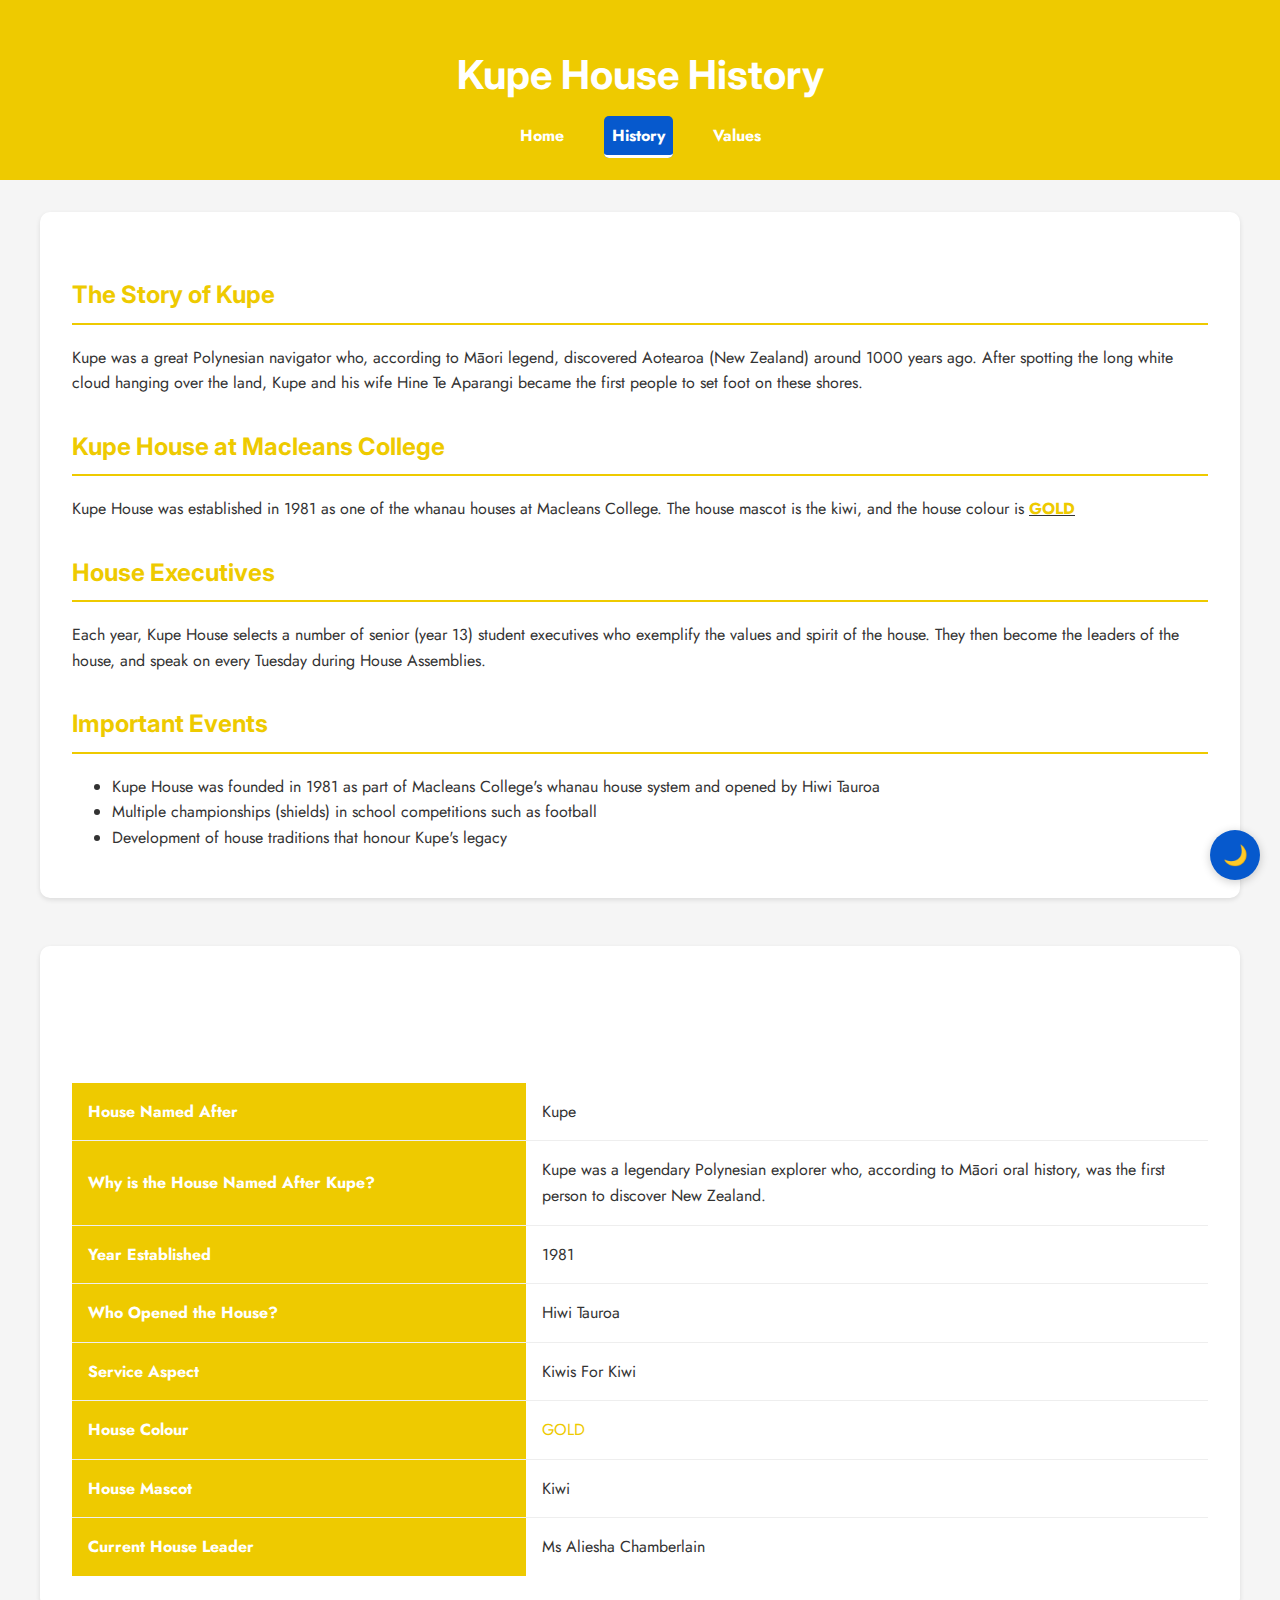
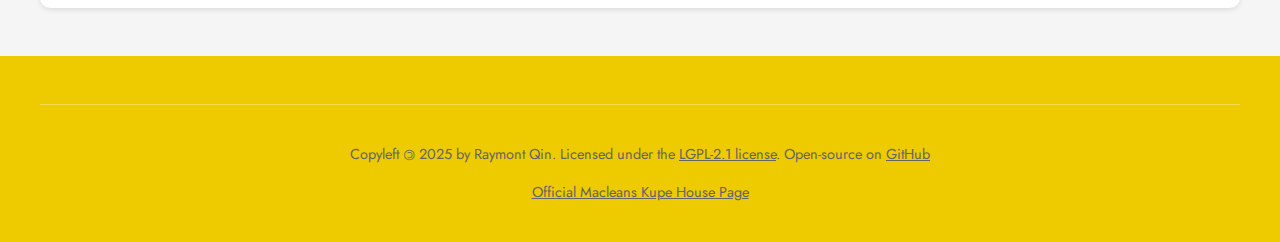
<file: history.html>
<!-------------------------------------------
    COPYLEFT 2025 RAYMONT QIN
    LICENSED UNDER THE LGPL2.1 LICENSE
    ALL DERIVATIVES must INCLUDE THIS NOTICE
-------------------------------------------->
<!DOCTYPE html>
<html>
    <head>
        <meta charset="UTF-8">
        <meta name="viewport" content="width=device-width, initial-scale=1.0">
        <title>Kupe House History</title>
        <link rel="stylesheet" href="static/css/styles.css">
        <script src="static/js/script.js" defer></script>

        <!--START Google Fonts Import (Inter and Jost)-->
        <style>
            @import url('https://fonts.googleapis.com/css2?family=Jost:ital,wght@0,100..900;1,100..900&display=swap');
            @import url('https://fonts.googleapis.com/css2?family=Inter:ital,opsz,wght@0,14..32,100..900;1,14..32,100..900&family=Jost:ital,wght@0,100..900;1,100..900&display=swap');
        </style>
        <!--END Google Fonts Import (Inter and Jost)-->
    </head>

    <body>
        <header>
            <h1>Kupe House History</h1>
            <nav>
                <ul>
                    <li><a href="index.html">Home</a></li>
                    <li><a href="history.html">History</a></li>
                    <li><a href="values.html">Values</a></li>
                </ul>
            </nav>
        </header>
        
        <main>
            <section class="history-content">
                <h2>The Story of Kupe</h2>
                <p>Kupe was a great Polynesian navigator who, according to Māori legend, discovered Aotearoa (New Zealand) around 1000 years ago. After spotting the long white cloud hanging over the land, Kupe and his wife Hine Te Aparangi became the first people to set foot on these shores.</p>
                
                <h2>Kupe House at Macleans College</h2>
                <p>Kupe House was established in 1981 as one of the whanau houses at Macleans College. The house mascot is the kiwi, and the house colour is <strong><u><span class="gold-colour">GOLD</span></strong></u></p>
                

                <h2>House Executives</h2>
                <p>Each year, Kupe House selects a number of senior (year 13) student executives who exemplify the values and spirit of the house. They then become the leaders of the house, and speak on every Tuesday during House Assemblies.</p>
                
                <h2>Important Events</h2>
                <ul>
                    <li>Kupe House was founded in 1981 as part of Macleans College's whanau house system and opened by Hiwi Tauroa</li>
                    <li>Multiple championships (shields) in school competitions such as football</li>
                    <li>Development of house traditions that honour Kupe's legacy</li>
                </ul>
            </section>

            <section class="kupe-info-table">
                <h2>Kupe House Information (Taken from my 9SOS class)</h2>
                <table>
                    <tr>
                        <th>House Named After</th>
                        <td>Kupe</td>
                    </tr>
                    <tr>
                        <th>Why is the House Named After Kupe?</th>
                        <td>Kupe was a legendary Polynesian explorer who, according to Māori oral history, was the first person to discover New Zealand.</td>
                    </tr>
                    <tr>
                        <th>Year Established</th>
                        <td>1981</td>
                    </tr>
                    <tr>
                        <th>Who Opened the House?</th>
                        <td>Hiwi Tauroa</td>
                    </tr>
                    <tr>
                        <th>Service Aspect</th>
                        <td>Kiwis For Kiwi</td>
                    </tr>
                    <tr>
                        <th>House Colour</th>
                        <td><span class="gold-colour">GOLD</span></td>
                    </tr>
                    <tr>
                        <th>House Mascot</th>
                        <td>Kiwi</td>
                    </tr>
                    <tr>
                        <th>Current House Leader</th>
                        <td>Ms Aliesha Chamberlain</td>
                    </tr>
                </table>
            </section>
        </main>

<!--START reusable parts-->
        <footer>
            <div class="footer-bottom">
                <!--&#127279 turned out to be unavaliable in some browsers so..
                <p>Copyleft &#127279; 2025 by Raymont Qin. Licensed under the <a href="https://www.gnu.org/licenses/old-licenses/lgpl-2.1-standalone.html">LGPL-2.1 license</a>. Open-source on <a href="https://github.com/QinCai-rui/9CPS-HTML-Project" target="_blank">GitHub</a></p>
                
                See static/css/styles.css for the copyleft class-->
                <p>Copyleft <span class="copyleft">&copy;</span> 2025 by Raymont Qin. Licensed under the <a href="https://www.gnu.org/licenses/old-licenses/lgpl-2.1-standalone.html">LGPL-2.1 license</a>. Open-source on <a href="https://github.com/QinCai-rui/9CPS-HTML-Project" target="_blank">GitHub</a></p>
                <p><a href="https://www.macleans.school.nz/student/whanau-houses/kupe" target="_blank">Official Macleans Kupe House Page</a></p>
            </div>
        </footer>
<!--END reusable parts-->
    </body>
</html>
</file>
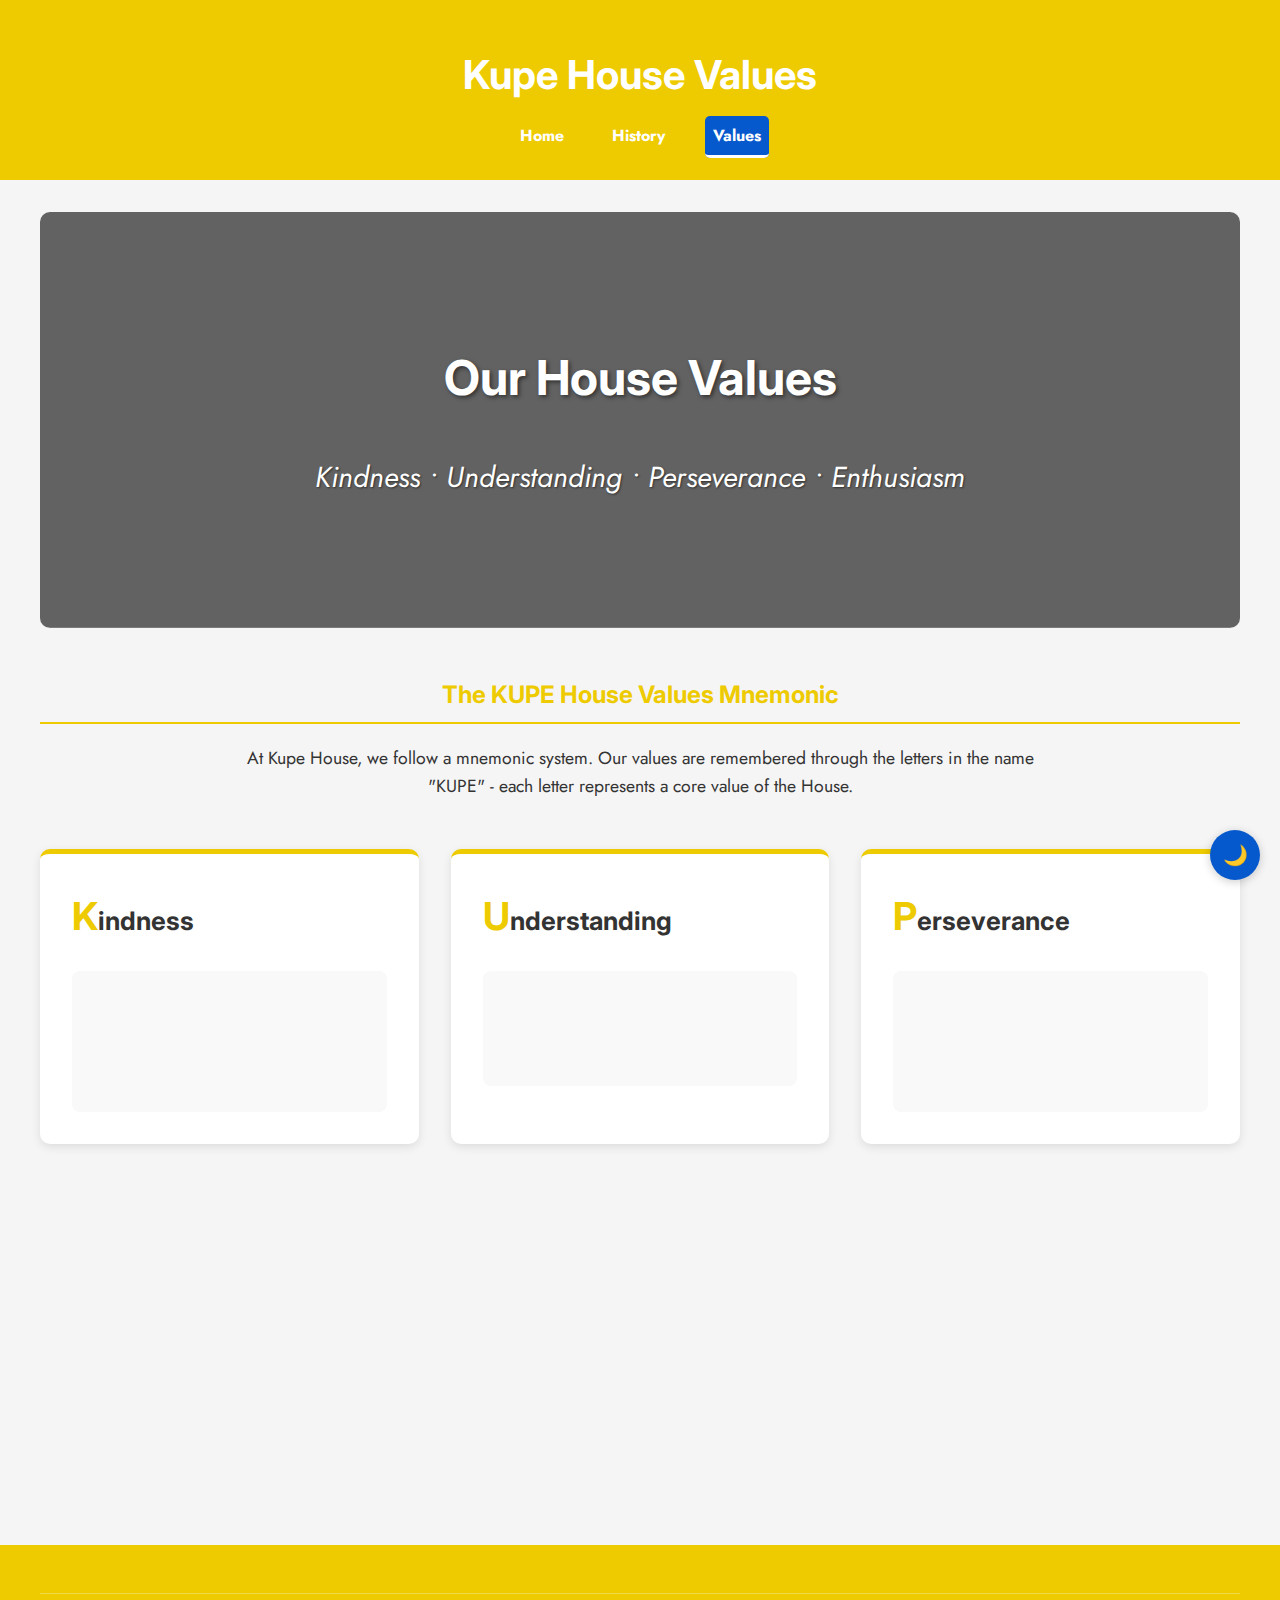
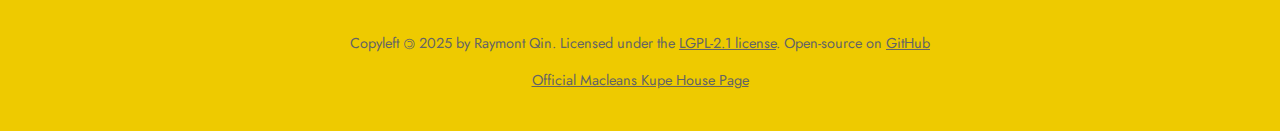
<file: values.html>
<!-------------------------------------------
    COPYLEFT 2025 RAYMONT QIN
    LICENSED UNDER THE LGPL2.1 LICENSE
    ALL DERIVATIVES must INCLUDE THIS NOTICE
-------------------------------------------->
<!DOCTYPE html>
<html lang="en">
    <head>
        <meta charset="UTF-8">
        <meta name="viewport" content="width=device-width, initial-scale=1.0">
        <title>Kupe House Values</title>
        <link rel="stylesheet" href="static/css/styles.css">
        <script src="static/js/script.js" defer></script>

        <!--START Google Fonts Import (Inter and Jost)-->
        <style>
            @import url('https://fonts.googleapis.com/css2?family=Jost:ital,wght@0,100..900;1,100..900&display=swap');
            @import url('https://fonts.googleapis.com/css2?family=Inter:ital,opsz,wght@0,14..32,100..900;1,14..32,100..900&family=Jost:ital,wght@0,100..900;1,100..900&display=swap');
        </style>
        <!--END Google Fonts Import (Inter and Jost)-->
    </head>

    <body>
        <header>
            <h1>Kupe House Values</h1>
            <nav>
                <ul>
                    <li><a href="index.html">Home</a></li>
                    <li><a href="history.html">History</a></li>
                    <li><a href="values.html">Values</a></li>
                </ul>
            </nav>
        </header>
        
        <main>
            <section class="hero-section values-hero">
                <!--NOTE: the background image is defined in static/css/styles.css-->
                <div class="hero-content">
                    <h2>Our House Values</h2>
                    <p class="tagline">Kindness • Understanding • Perseverance • Enthusiasm</p>
                </div>
            </section>
            
            <section class="values-intro">
                <h2>The KUPE House Values Mnemonic</h2>
                <p>At Kupe House, we follow a mnemonic system. Our values are remembered through the letters in the name "KUPE" - each letter represents a core value of the House.</p>
            </section>
            
            <section class="values-section">
                <div class="values-container">
                    <div class="value-card">
                        <h3><span class="value-letter">K</span>indness</h3>
                        <div class="value-example">
                            <ul>
                                <li>Looking out for the wellbeing of fellow house members</li>
                                <li>Encourage them if needed</li>
                            </ul>
                        </div>
                    </div>
                    
                    <div class="value-card">
                        <h3><span class="value-letter">U</span>nderstanding</h3>
                        <div class="value-example">
                            <ul>
                                <li>Learning from each other</li>
                                <li>Always showing patience and support</li>
                            </ul>
                        </div>
                    </div>
                    
                    <div class="value-card">
                        <h3><span class="value-letter">P</span>erseverance</h3>
                        <div class="value-example">
                            <ul>
                                <li>Commitment to academics</li>
                                <li>Supporting each other to overcome problems</li>
                            </ul>
                        </div>
                    </div>
                    
                    <div class="value-card">
                        <h3><span class="value-letter">E</span>nthusiasm</h3>
                        <div class="value-example">
                            <ul>
                                <li>Active participation in house sports and activities</li>
                                <li>Showing house spiritin school-wide events such as Athletics Day</li>
                            </ul>
                        </div>
                    </div>
                </div>
            </section>  
        </main>
        
<!--START reusable parts-->
        <footer>
            <div class="footer-bottom">
                <!--&#127279 turned out to be unavaliable in some browsers so..
                <p>Copyleft &#127279; 2025 by Raymont Qin. Licensed under the <a href="https://www.gnu.org/licenses/old-licenses/lgpl-2.1-standalone.html">LGPL-2.1 license</a>. Open-source on <a href="https://github.com/QinCai-rui/9CPS-HTML-Project" target="_blank">GitHub</a></p>
                
                See static/css/styles.css for the copyleft class-->
                <p>Copyleft <span class="copyleft">&copy;</span> 2025 by Raymont Qin. Licensed under the <a href="https://www.gnu.org/licenses/old-licenses/lgpl-2.1-standalone.html">LGPL-2.1 license</a>. Open-source on <a href="https://github.com/QinCai-rui/9CPS-HTML-Project" target="_blank">GitHub</a></p>
                <p><a href="https://www.macleans.school.nz/student/whanau-houses/kupe" target="_blank">Official Macleans Kupe House Page</a></p>
            </div>
        </footer>
<!--END reusable parts-->
    </body>
</html>
</file>
<file: static/css/styles.css>
/* General styles */
body {
    font-family: Inter, Verdana, Geneva, Tahoma, sans-serif;
    color: #333333;
    margin: 0;
    padding: 0;
    background-color: #f5f5f5;
    line-height: 1.6;
}

main {
    max-width: 1200px;
    margin: 2rem auto;
    padding: 0 2rem;
}

section {
    margin-bottom: 3rem;
}

h1 {
    font-size: 2.5rem;
    margin-bottom: 1rem;
}

h2 {
    color: #eeca00; /* Kupe gold */
    border-bottom: 2px solid #eeca00;
    padding-bottom: 0.5rem;
    margin-top: 2rem;
}

p,
ul,
ol,
li,
table {
    font-family: Jost, Verdana, Geneva, Tahoma, sans-serif;
}

span.gold-colour {
    color: #eeca00;
}

/* Copyleft symbol for footer 
SOURCE: https://stackoverflow.com/questions/37088198/copyleft-symbol */
.copyleft {
    position: relative;
    top: 0px; /* not needed for Jost */
    display:inline-block;
    transform: rotate(180deg);
}

/* Header and navigation */
header {
    background-color: #eeca00; /* Kupe gold */
    color: white;
    padding: 1rem;
    text-align: center;
}

nav ul {
    list-style: none;
    display: flex;
    justify-content: center;
    padding: 0;
}

nav ul li {
    margin: 0 1rem;
}

nav ul li a {
    color: white;
    text-decoration: none;
    font-weight: bold;
    padding: 0.5rem;
    border-radius: 5px;
    transition: background-color 0.3s;
}

nav ul li a:hover {
    background-color: #eeca00;
}

/* Active navigation link */
nav ul li a.active {
    background-color: #0659cd;
    border-bottom: 3px solid white;
}

/* Hero Section */
.hero-section {
    background-image: linear-gradient(rgba(0, 0, 0, 0.6), rgba(0, 0, 0, 0.6)), url('https://kupe-house.qincai.xyz/assets/kupe-house-hero-2025.jpg');
    background-size: cover;
    background-position: center;
    color: white;
    text-align: center;
    padding: 6rem 2rem;
    margin-bottom: 3rem;
    border-radius: 10px;
}

.hero-content {
    max-width: 800px;
    margin: 0 auto;
}

.hero-content h2 {
    font-size: 3rem;
    color: white;
    border-bottom: none;
    margin-bottom: 1rem;
    text-shadow: 2px 2px 4px rgba(0, 0, 0, 0.5);
}

.tagline {
    font-size: 1.8rem;
    font-style: italic;
    margin-bottom: 2rem;
    text-shadow: 1px 1px 2px rgba(0, 0, 0, 0.5);
}

/* Intro Section */
.intro-content {
    display: flex;
    justify-content: space-between;
    align-items: center;
    gap: 2rem;
}

.intro-text {
    flex: 3;
}

.intro-image {
    flex: 2;
    text-align: center;
}

.intro-image:hover {
    flex: 2;
    text-align: center;
    transform: translateY(-5px);
    transition: transform 0.3s;
}

.house-emblem {
    max-width: 100%;
    border-radius: 10px;
    box-shadow: 0 4px 8px rgba(0, 0, 0, 0.2);
}

/* History page styles */
.history-content {
    background-color: white;
    padding: 2rem;
    border-radius: 10px;
    box-shadow: 0 2px 5px rgba(0,0,0,0.1);
}

.history-image {
    max-width: 100%;
    height: auto;
    display: block;
    margin: 1rem auto;
    border-radius: 5px;
}

/* Facts Section */
.facts-section {
    background-color: #eeca00;
    color: white;
    padding: 2rem;
    border-radius: 10px;
    text-align: center;
}

.facts-section h2 {
    color: white;
    border-bottom: 2px solid white;
    display: inline-block;
    padding-bottom: 0.5rem;
    margin-bottom: 1.5rem;
}

#kupe-facts {
    background-color: rgba(255, 255, 255, 0.2);
    padding: 1.5rem;
    border-radius: 8px;
    font-size: 1.2rem;
    font-style: italic;
}

/* Leadership Section */
.leadership-container {
    display: flex;
    flex-wrap: wrap;
    gap: 2rem;
    justify-content: space-between;
}

.leader {
    background-color: white;
    padding: 1.5rem;
    border-radius: 10px;
    box-shadow: 0 2px 5px rgba(0,0,0,0.1);
    text-align: center;
    flex: 1;
    min-width: 250px;
}

.leader:hover {
    background-color: white;
    padding: 1.5rem;
    border-radius: 10px;
    box-shadow: 0 2px 5px rgba(0,0,0,0.1);
    text-align: center;
    flex: 1;
    min-width: 250px;
    transform: translateY(-5px);
    transition: transform 0.3s;
}

.leader h3 {
    color: #eeca00;
    margin-top: 0;
    margin-bottom: 1rem;
    border-bottom: 2px solid #eeca00;
    padding-bottom: 0.5rem;
}

.leader-email {
    font-size: 0.9rem;
    color: #777;
}


/* Video section */
.video-section {
    background-color: white;
    padding: 2rem;
    border-radius: 10px;
    box-shadow: 0 2px 5px rgba(0,0,0,0.1);
    text-align: center;
    transition: transform 0.3s;
}

.video-section:hover {
    background-color: white;
    padding: 2rem;
    border-radius: 10px;
    box-shadow: 0 2px 5px rgba(0,0,0,0.1);
    text-align: center;
    transform: translateY(-5px);
    transition: transform 0.3s;
}

/* Values page styles */
.values-hero {
    background-image: linear-gradient(rgba(0, 0, 0, 0.6), rgba(0, 0, 0, 0.6)), url('https://kupe-house.qincai.xyz/assets/kupe-house-hero-2025.jpg');
}

.values-intro {
    text-align: center;
    margin-bottom: 3rem;
}

.values-intro p {
    max-width: 800px;
    margin: 0 auto;
    font-size: 1.1rem;
}

.values-container {
    display: grid;
    grid-template-columns: repeat(auto-fit, minmax(300px, 1fr));
    gap: 2rem;
    margin: 2rem 0;
}

.value-card {
    background-color: white;
    border-radius: 10px;
    padding: 2rem;
    box-shadow: 0 3px 10px rgba(0, 0, 0, 0.1);
    transition: transform 0.3s;
    position: relative;
    border-top: 5px solid #eeca00;
}

.value-card:hover {
    transform: translateY(-5px);
}

.value-letter {
    color: #eeca00;
    font-size: 1.5em;
    font-weight: bold;
}

.value-card h3 {
    font-size: 1.6rem;
    margin-top: 0;
    margin-bottom: 1rem;
    color: #333;
}

.value-example {
    background-color: #f9f9f9;
    padding: 1rem;
    border-radius: 8px;
    margin-top: 1.5rem;
}

.value-example ul {
    padding-left: 1.2rem;
}

/* Footer */
footer {
    background-color: #eeca00;
    color: rgb(100, 100, 100);
    padding: 3rem 2rem 1.5rem;
    margin-top: 3rem;
    text-align: center;
}

footer a {
    color: rgb(100, 100, 100);
}

.footer-content {
    display: flex;
    justify-content: space-between;
    flex-wrap: wrap;
    max-width: 1200px;
    margin: 0 auto 2rem;
}

.footer-links, .footer-school {
    flex: 1;
    min-width: 250px;
}

.footer-links ul {
    list-style: none;
    padding: 0;
}

.footer-links ul li {
    margin-bottom: 0.5rem;
}

.footer-links ul li a {
    color: rgb(100, 100, 100);
    text-decoration: none;
}

.footer-links ul li a:hover {
    text-decoration: underline;
}

.footer-bottom {
    max-width: 1200px;
    margin: 0 auto;
    border-top: 1px solid rgba(255, 255, 255, 0.3);
    padding-top: 1.5rem;
    font-size: 0.9rem;
}

/* Table styles */
.kupe-info-table {
    margin: 3rem 0;
    background-color: white;
    padding: 2rem;
    border-radius: 10px;
    box-shadow: 0 2px 5px rgba(0,0,0,0.1);
}

table {
    width: 100%;
    border-collapse: collapse;
    margin-top: 1.5rem;
}

th, td {
    padding: 1rem;
    text-align: left;
    border-bottom: 1px solid #eee;
}

th {
    background-color: #eeca00;
    color: white;
    font-weight: bold;
    width: 40%;
}

tr:hover {
    background-color: #f9f9f9;
}

tr:last-child th,
tr:last-child td {
    border-bottom: none;
}

/* Animation classes */
.fade-in {
    opacity: 0;
    transform: translateY(20px);
    transition: opacity 1s, transform 1s;
}

.visible {
    opacity: 1;
    transform: translateY(0);
}

.fade-out {
    opacity: 0;
    transition: opacity 1s;
}

/* Dark mode styles */
.dark-mode {
    background-color: #222;
    color: #eee;
}

.dark-mode header, .dark-mode footer {
    background-color: #eeca00;
}

.dark-mode .history-content {
    background-color: #333;
    color: #eee;
}

.dark-mode #kupe-facts {
    background-color: rgba(0, 0, 0, 0.2);
}

.dark-mode .feature-section {
    background-color: #333;
}

.dark-mode .feature,
.dark-mode .leader {
    background-color: #444;
    color: #eee;
}

.dark-mode .feature h3,
.dark-mode .leader h3 {
    color: #ffda44;
}

.dark-mode .news-item h3 {
    color: #eeeeee;
}

.dark-mode .date,
.dark-mode .leader-email {
    color: #bbbbbb;
}

.dark-mode .value-card {
    background-color: #444;
    color: #eee;
}

.dark-mode .value-card h3 {
    color: #eee;
}

.dark-mode .value-example {
    background-color: #333;
}

.dark-mode .kupe-info-table {
    background-color: #333;
}

.dark-mode th {
    background-color: #eeca00;
    color: #fff;
}

.dark-mode td {
    color: #eee;
}

.dark-mode tr:hover {
    background-color: #444;
}

.dark-mode th, 
.dark-mode td {
    border-bottom: 1px solid #555;
}

.dark-mode .video-section {
    background-color: #333;
    padding: 2rem;
    border-radius: 10px;
    box-shadow: 0 2px 5px rgba(0,0,0,0.1);
    text-align: center;
    transition: transform 0.3s;
}

.dark-mode .video-section:hover {
    background-color: #333;
    padding: 2rem;
    border-radius: 10px;
    box-shadow: 0 2px 5px rgba(0,0,0,0.1);
    text-align: center;
    transform: translateY(-5px);
    transition: transform 0.3s;
}

/* Dark mode toggle */
.mode-toggle {
    position: fixed;
    bottom: 20px;
    right: 20px;
    width: 50px;
    height: 50px;
    border-radius: 50%;
    background-color: #0659cd;
    color: white;
    font-size: 20px;
    border: none;
    cursor: pointer;
    z-index: 1000;
    box-shadow: 0 2px 10px rgba(0, 0, 0, 0.2);
    transition: transform 0.3s;
}

.mode-toggle:hover {
    transform: scale(1.1);
}

.close {
    position: absolute;
    top: -40px;
    right: 0;
    color: white;
    font-size: 40px;
    font-weight: bold;
    cursor: pointer;
}

/* Responsive adjustments */
@media (max-width: 768px) {
    nav ul {
        flex-direction: column;
    }
    
    nav ul li {
        margin: 0.5rem 0;
    }
    
    .intro-content {
        flex-direction: column;
    }
    
    .intro-image {
        order: -1;
        margin-bottom: 1.5rem;
    }
    
    .feature {
        width: 100%;
    }
    
    .leadership-container {
        flex-direction: column;
    }
    
    .hero-content h2 {
        font-size: 2.2rem;
    }
    
    .tagline {
        font-size: 1.4rem;
    }
    
    .values-container {
        grid-template-columns: 1fr;
    }
    table, th, td {
        display: block;
    }
    
    th {
        width: 100%;
        text-align: center;
        border-bottom: none;
    }
    
    td {
        text-align: center;
        border-bottom: 2px solid #eee;
        padding-top: 0.5rem;
    }
    
    .dark-mode td {
        border-bottom: 2px solid #555;
    }
    
    tr {
        margin-bottom: 1.5rem;
        display: block;
    }

    .video-section {
        padding: 1rem;
    }
}
</file>
